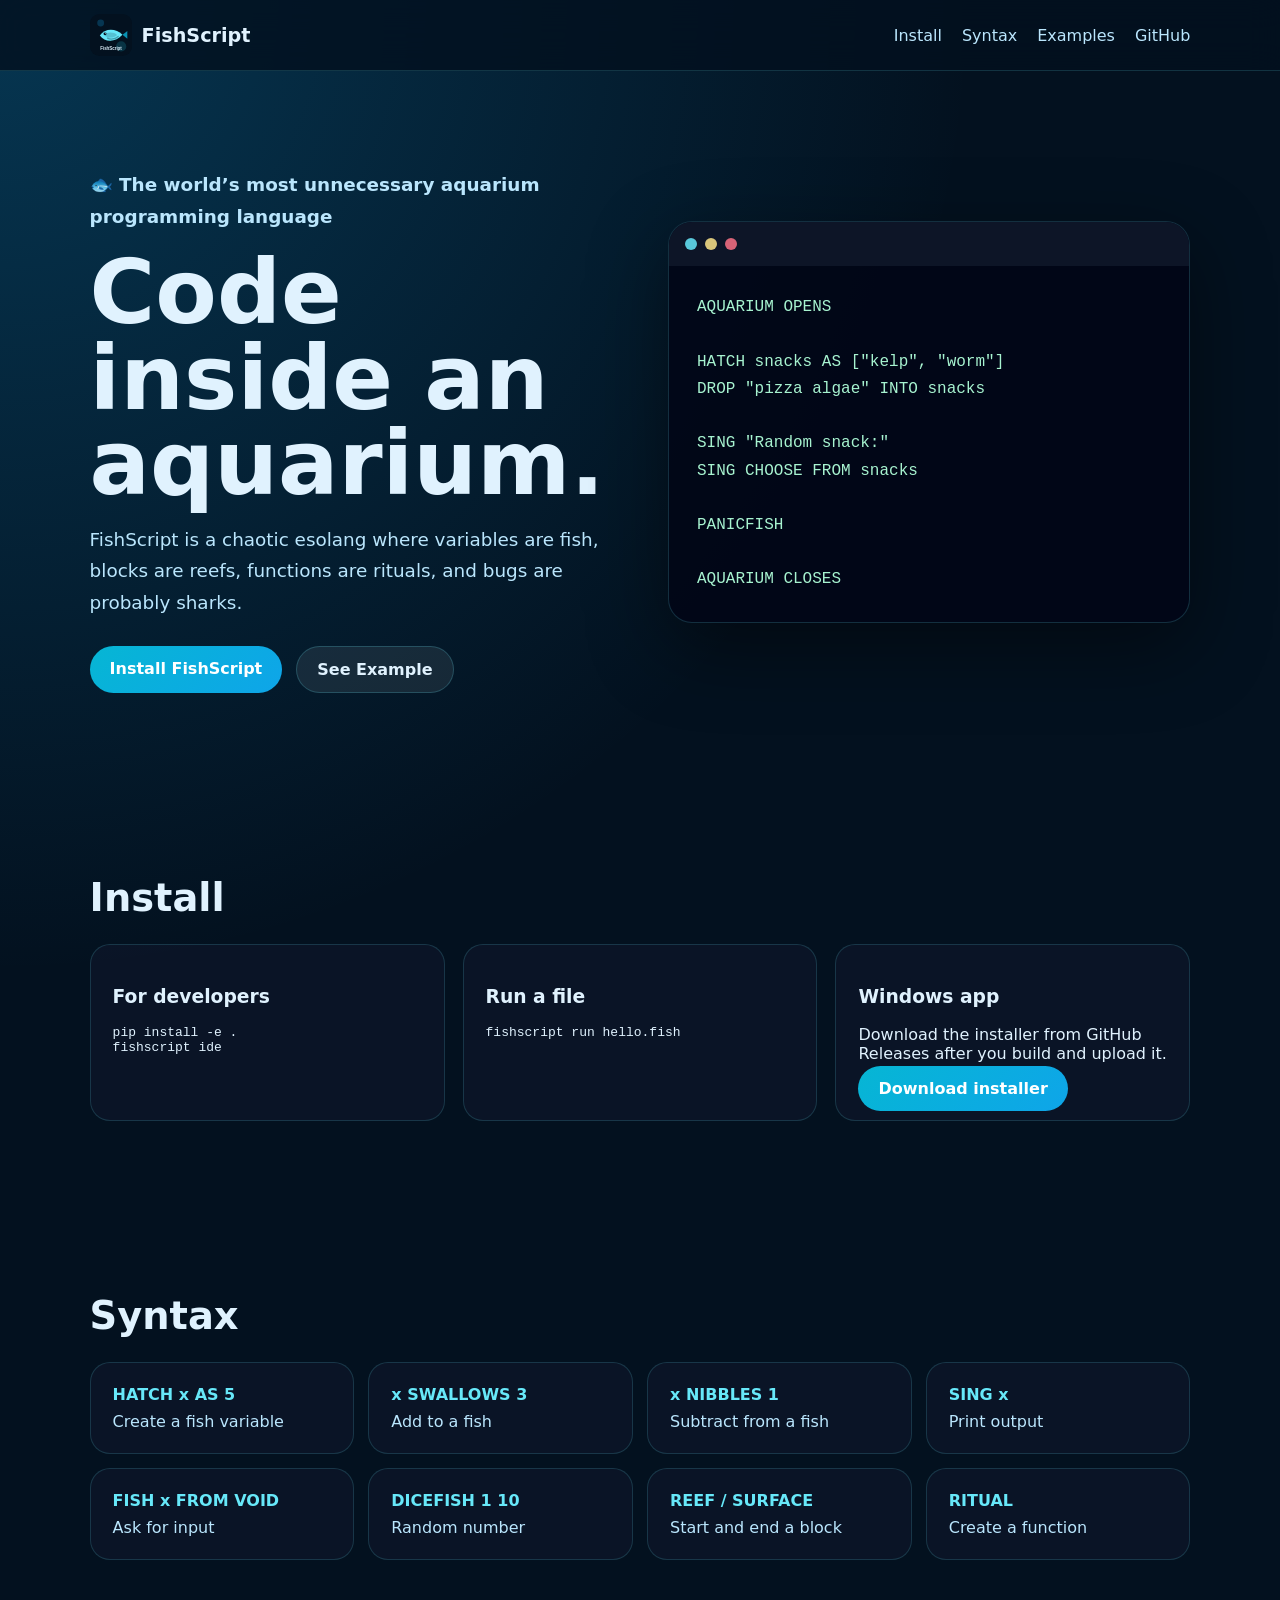
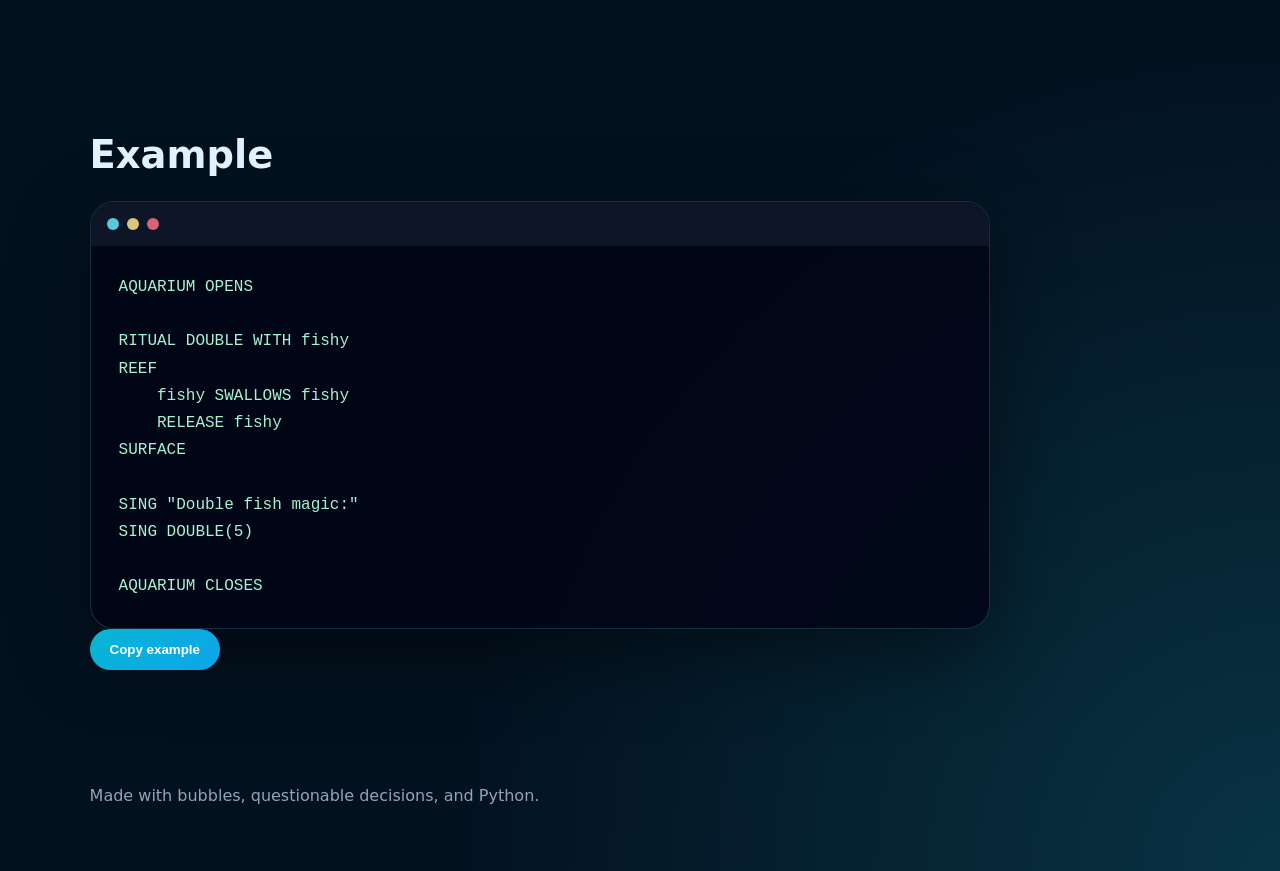
<file: docs/index.html>
<!DOCTYPE html>
<html lang="en">
<head>
  <meta charset="UTF-8" />
  <meta name="viewport" content="width=device-width, initial-scale=1.0" />
  <title>FishScript - Aquarium Programming Language</title>
  <link rel="stylesheet" href="style.css" />
  <link rel="icon" href="assets/fishscript-logo.svg" />
</head>
<body>
  <nav class="nav">
    <div class="brand">
      <img src="assets/fishscript-logo.svg" alt="FishScript logo" />
      <span>FishScript</span>
    </div>
    <div class="links">
      <a href="#install">Install</a>
      <a href="#syntax">Syntax</a>
      <a href="#examples">Examples</a>
      <a href="https://github.com/frostcube025/FishScript" target="_blank">GitHub</a>
    </div>
  </nav>

  <header class="hero">
    <div class="heroText">
      <p class="badge">🐟 The world’s most unnecessary aquarium programming language</p>
      <h1>Code inside an aquarium.</h1>
      <p>
        FishScript is a chaotic esolang where variables are fish, blocks are reefs,
        functions are rituals, and bugs are probably sharks.
      </p>
      <div class="buttons">
        <a class="primary" href="#install">Install FishScript</a>
        <a class="secondary" href="#examples">See Example</a>
      </div>
    </div>

    <div class="terminal">
      <div class="dots"><span></span><span></span><span></span></div>
      <pre><code>AQUARIUM OPENS

HATCH snacks AS ["kelp", "worm"]
DROP "pizza algae" INTO snacks

SING "Random snack:"
SING CHOOSE FROM snacks

PANICFISH

AQUARIUM CLOSES</code></pre>
    </div>
  </header>

  <section id="install" class="section">
    <h2>Install</h2>
    <div class="cards">
      <div class="card">
        <h3>For developers</h3>
        <pre><code>pip install -e .
fishscript ide</code></pre>
      </div>
      <div class="card">
        <h3>Run a file</h3>
        <pre><code>fishscript run hello.fish</code></pre>
      </div>
      <div class="card">
        <h3>Windows app</h3>
        <p>Download the installer from GitHub Releases after you build and upload it.</p>
        <a class="download" href="https://github.com/frostcube025/FishScript/releases" target="_blank">Download installer</a>
      </div>
    </div>
  </section>

  <section id="syntax" class="section">
    <h2>Syntax</h2>
    <div class="syntaxGrid">
      <div><b>HATCH x AS 5</b><span>Create a fish variable</span></div>
      <div><b>x SWALLOWS 3</b><span>Add to a fish</span></div>
      <div><b>x NIBBLES 1</b><span>Subtract from a fish</span></div>
      <div><b>SING x</b><span>Print output</span></div>
      <div><b>FISH x FROM VOID</b><span>Ask for input</span></div>
      <div><b>DICEFISH 1 10</b><span>Random number</span></div>
      <div><b>REEF / SURFACE</b><span>Start and end a block</span></div>
      <div><b>RITUAL</b><span>Create a function</span></div>
    </div>
  </section>

  <section id="examples" class="section">
    <h2>Example</h2>
    <div class="terminal wide">
      <div class="dots"><span></span><span></span><span></span></div>
      <pre><code id="exampleCode">AQUARIUM OPENS

RITUAL DOUBLE WITH fishy
REEF
    fishy SWALLOWS fishy
    RELEASE fishy
SURFACE

SING "Double fish magic:"
SING DOUBLE(5)

AQUARIUM CLOSES</code></pre>
    </div>
    <button id="copyBtn">Copy example</button>
  </section>

  <footer>
    <p>Made with bubbles, questionable decisions, and Python.</p>
  </footer>

  <script src="script.js"></script>
</body>
</html>
</file>
<file: docs/style.css>
* {
  box-sizing: border-box;
}

body {
  margin: 0;
  font-family: Inter, system-ui, Arial, sans-serif;
  color: #e0f2fe;
  background:
    radial-gradient(circle at top left, rgba(14, 165, 233, 0.25), transparent 35%),
    radial-gradient(circle at bottom right, rgba(34, 211, 238, 0.18), transparent 30%),
    #03111f;
}

.nav {
  position: sticky;
  top: 0;
  z-index: 10;
  backdrop-filter: blur(16px);
  background: rgba(3, 17, 31, 0.82);
  border-bottom: 1px solid rgba(103, 232, 249, 0.16);
  padding: 14px 7vw;
  display: flex;
  align-items: center;
  justify-content: space-between;
}

.brand {
  display: flex;
  align-items: center;
  gap: 10px;
  font-weight: 800;
  font-size: 1.2rem;
}

.brand img {
  width: 42px;
  height: 42px;
}

.links {
  display: flex;
  gap: 20px;
}

.links a {
  color: #bae6fd;
  text-decoration: none;
}

.links a:hover {
  color: #67e8f9;
}

.hero {
  min-height: 78vh;
  padding: 80px 7vw;
  display: grid;
  grid-template-columns: 1fr 1fr;
  gap: 56px;
  align-items: center;
}

.badge {
  color: #67e8f9;
  font-weight: 700;
}

h1 {
  font-size: clamp(3rem, 7vw, 6rem);
  line-height: 0.95;
  margin: 16px 0;
}

.hero p {
  color: #bae6fd;
  font-size: 1.15rem;
  line-height: 1.7;
}

.buttons {
  display: flex;
  gap: 14px;
  margin-top: 28px;
  flex-wrap: wrap;
}

.primary,
.secondary,
.download,
#copyBtn {
  border: none;
  border-radius: 999px;
  padding: 13px 20px;
  font-weight: 800;
  text-decoration: none;
  cursor: pointer;
}

.primary,
.download,
#copyBtn {
  background: linear-gradient(135deg, #06b6d4, #0ea5e9);
  color: white;
}

.secondary {
  background: rgba(255, 255, 255, 0.08);
  color: #e0f2fe;
  border: 1px solid rgba(103, 232, 249, 0.2);
}

.terminal {
  background: rgba(2, 6, 23, 0.9);
  border: 1px solid rgba(103, 232, 249, 0.18);
  border-radius: 24px;
  overflow: hidden;
  box-shadow: 0 24px 80px rgba(0, 0, 0, 0.45);
}

.terminal pre {
  margin: 0;
  padding: 28px;
  overflow-x: auto;
}

.terminal code {
  color: #a7f3d0;
  font-family: "Fira Code", Consolas, monospace;
  line-height: 1.7;
}

.dots {
  display: flex;
  gap: 8px;
  padding: 16px;
  background: rgba(15, 23, 42, 0.9);
}

.dots span {
  width: 12px;
  height: 12px;
  border-radius: 999px;
  background: #67e8f9;
  opacity: 0.85;
}

.dots span:nth-child(2) {
  background: #fde68a;
}

.dots span:nth-child(3) {
  background: #fb7185;
}

.section {
  padding: 70px 7vw;
}

.section h2 {
  font-size: 2.4rem;
  margin-bottom: 24px;
}

.cards {
  display: grid;
  grid-template-columns: repeat(3, 1fr);
  gap: 18px;
}

.card,
.syntaxGrid div {
  background: rgba(15, 23, 42, 0.72);
  border: 1px solid rgba(103, 232, 249, 0.16);
  border-radius: 20px;
  padding: 22px;
}

.card pre {
  overflow-x: auto;
}

.syntaxGrid {
  display: grid;
  grid-template-columns: repeat(4, 1fr);
  gap: 14px;
}

.syntaxGrid b {
  color: #67e8f9;
  display: block;
  margin-bottom: 8px;
}

.syntaxGrid span {
  color: #bae6fd;
}

.wide {
  max-width: 900px;
}

footer {
  padding: 30px 7vw 50px;
  color: #94a3b8;
}

@media (max-width: 850px) {
  .hero,
  .cards,
  .syntaxGrid {
    grid-template-columns: 1fr;
  }

  .links {
    display: none;
  }
}
</file>
